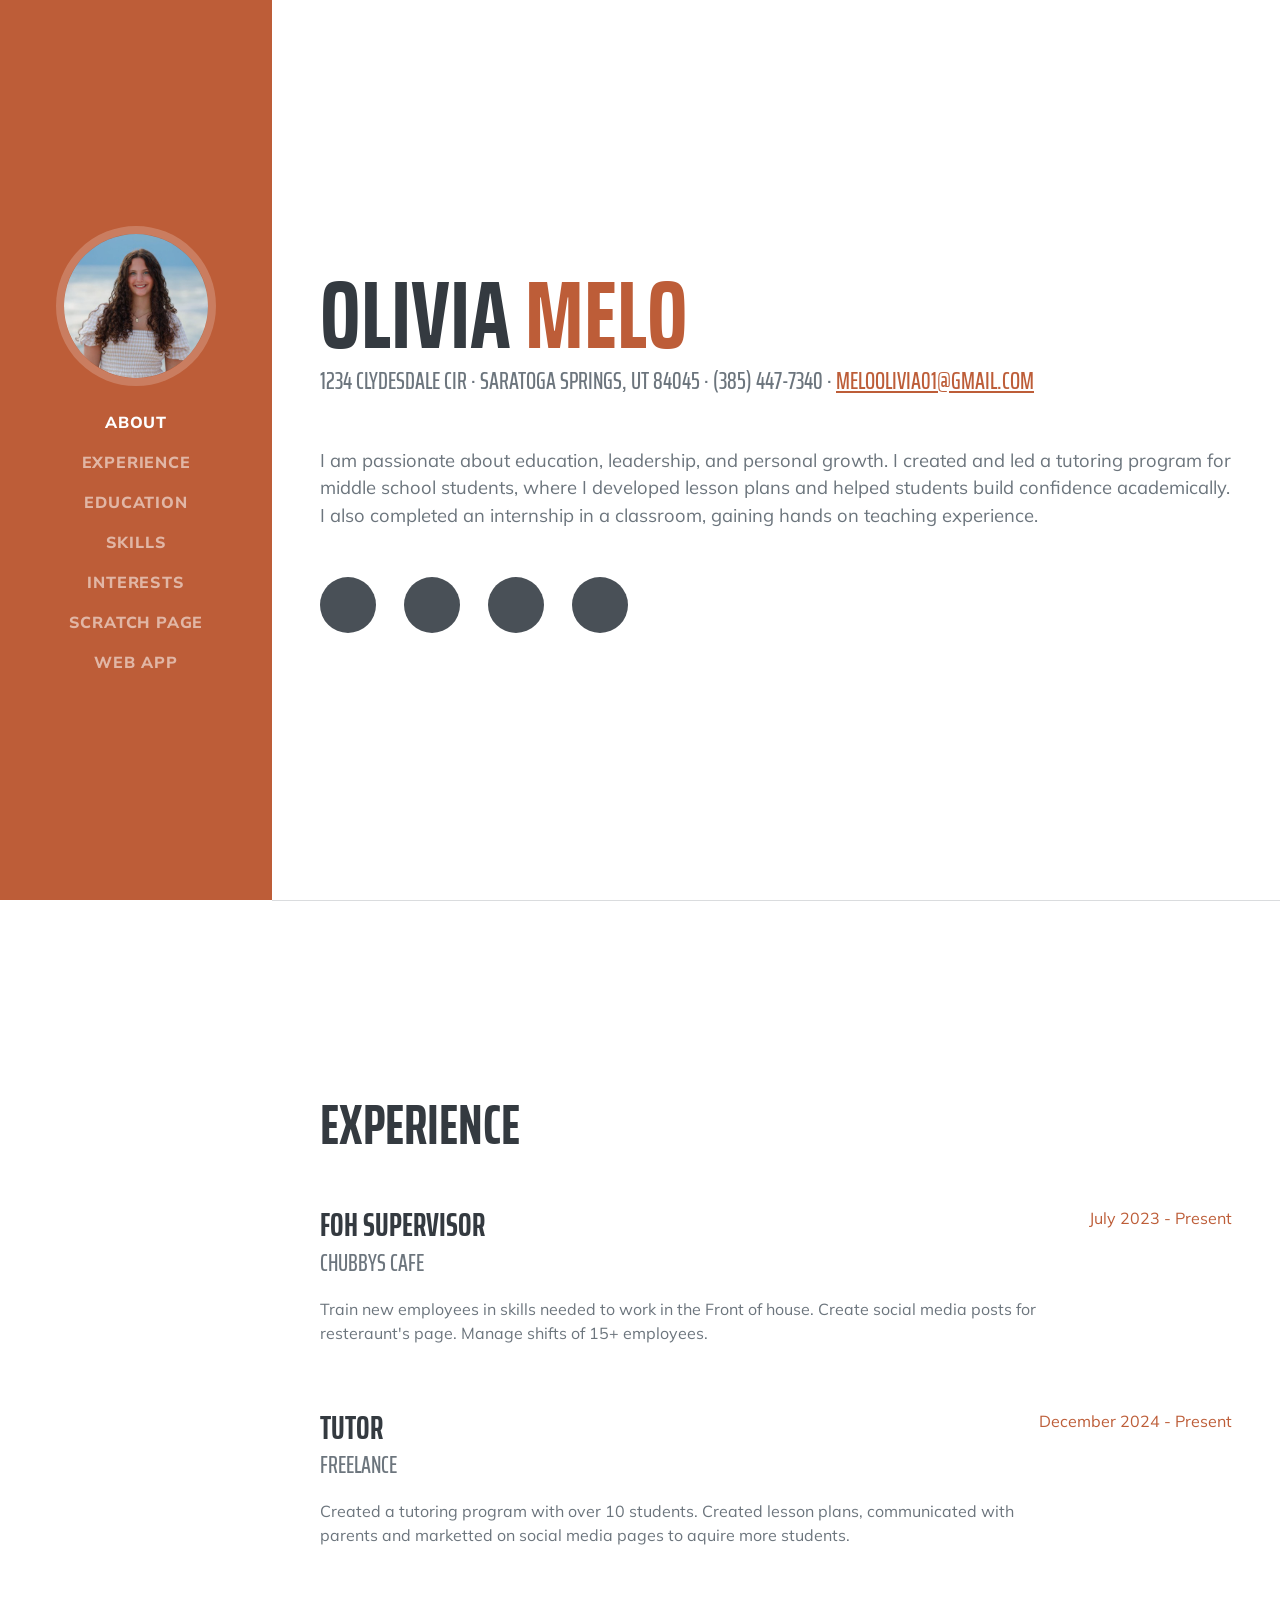
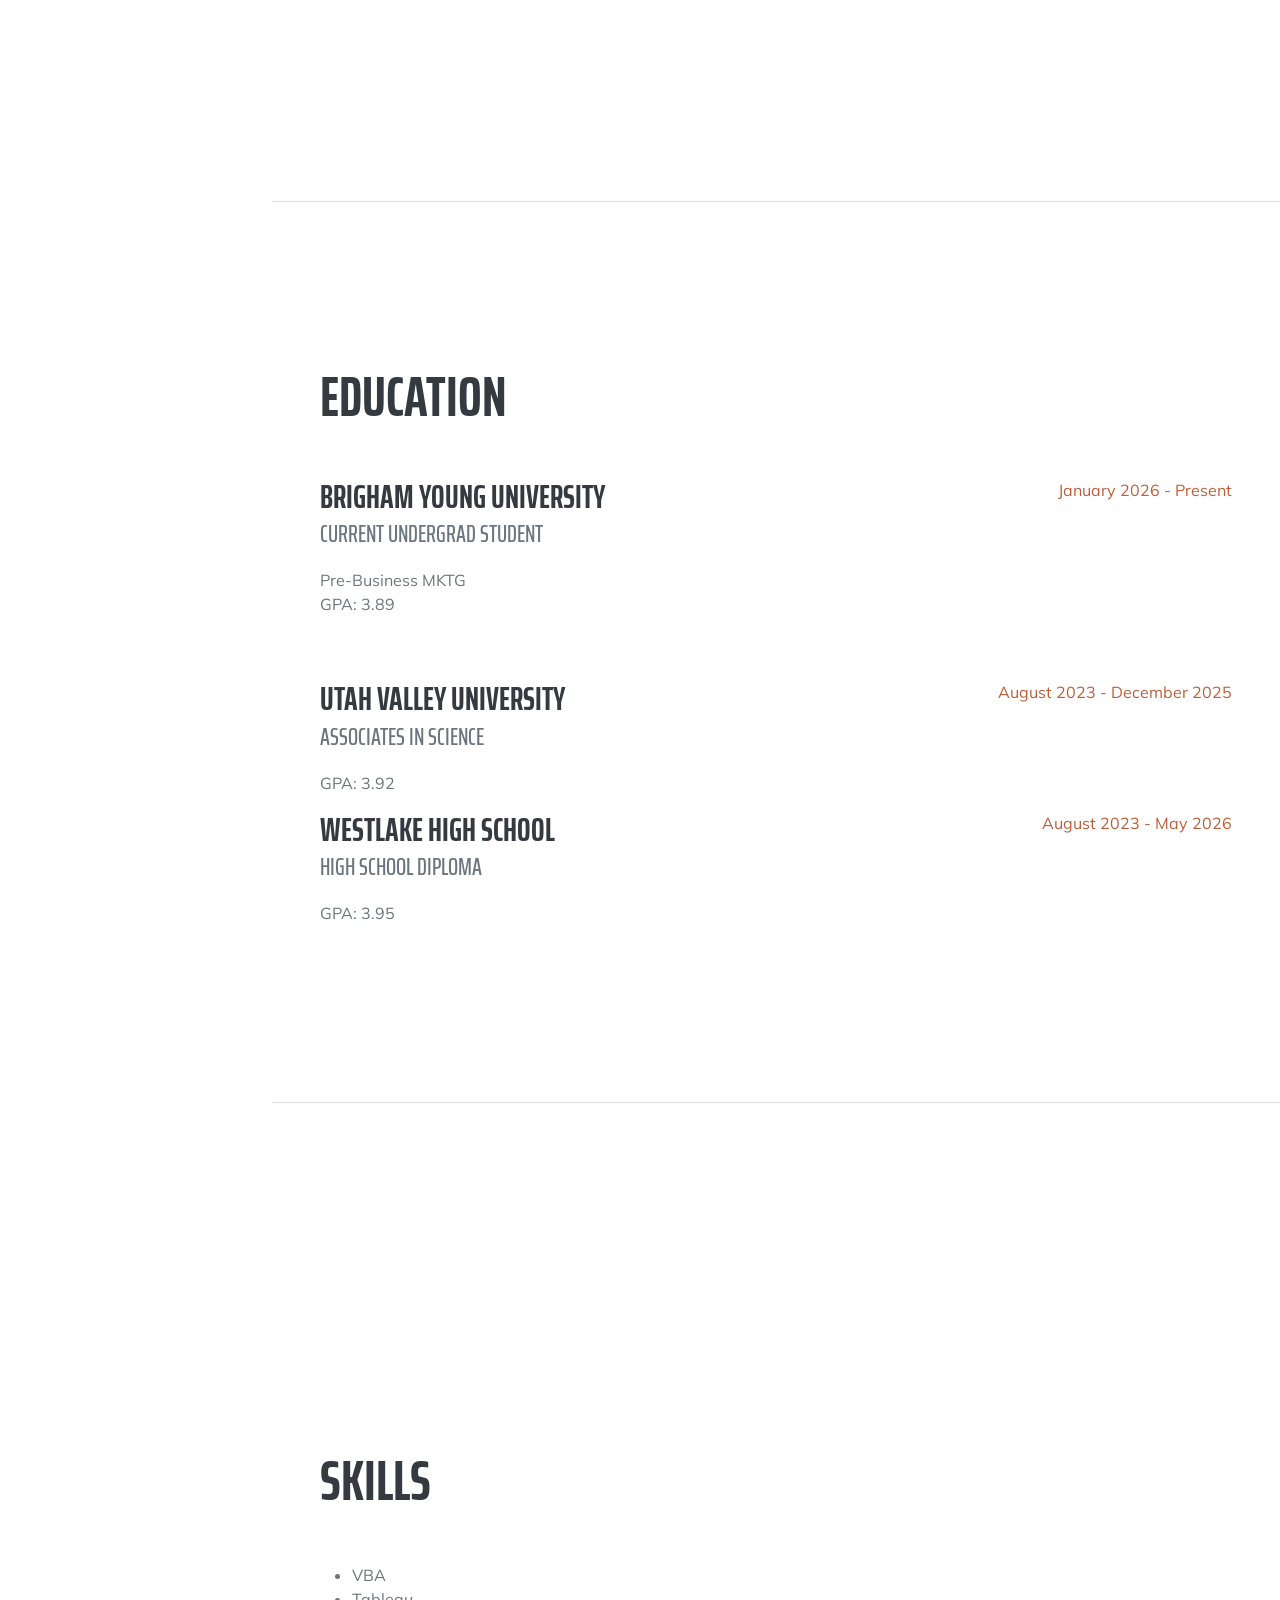
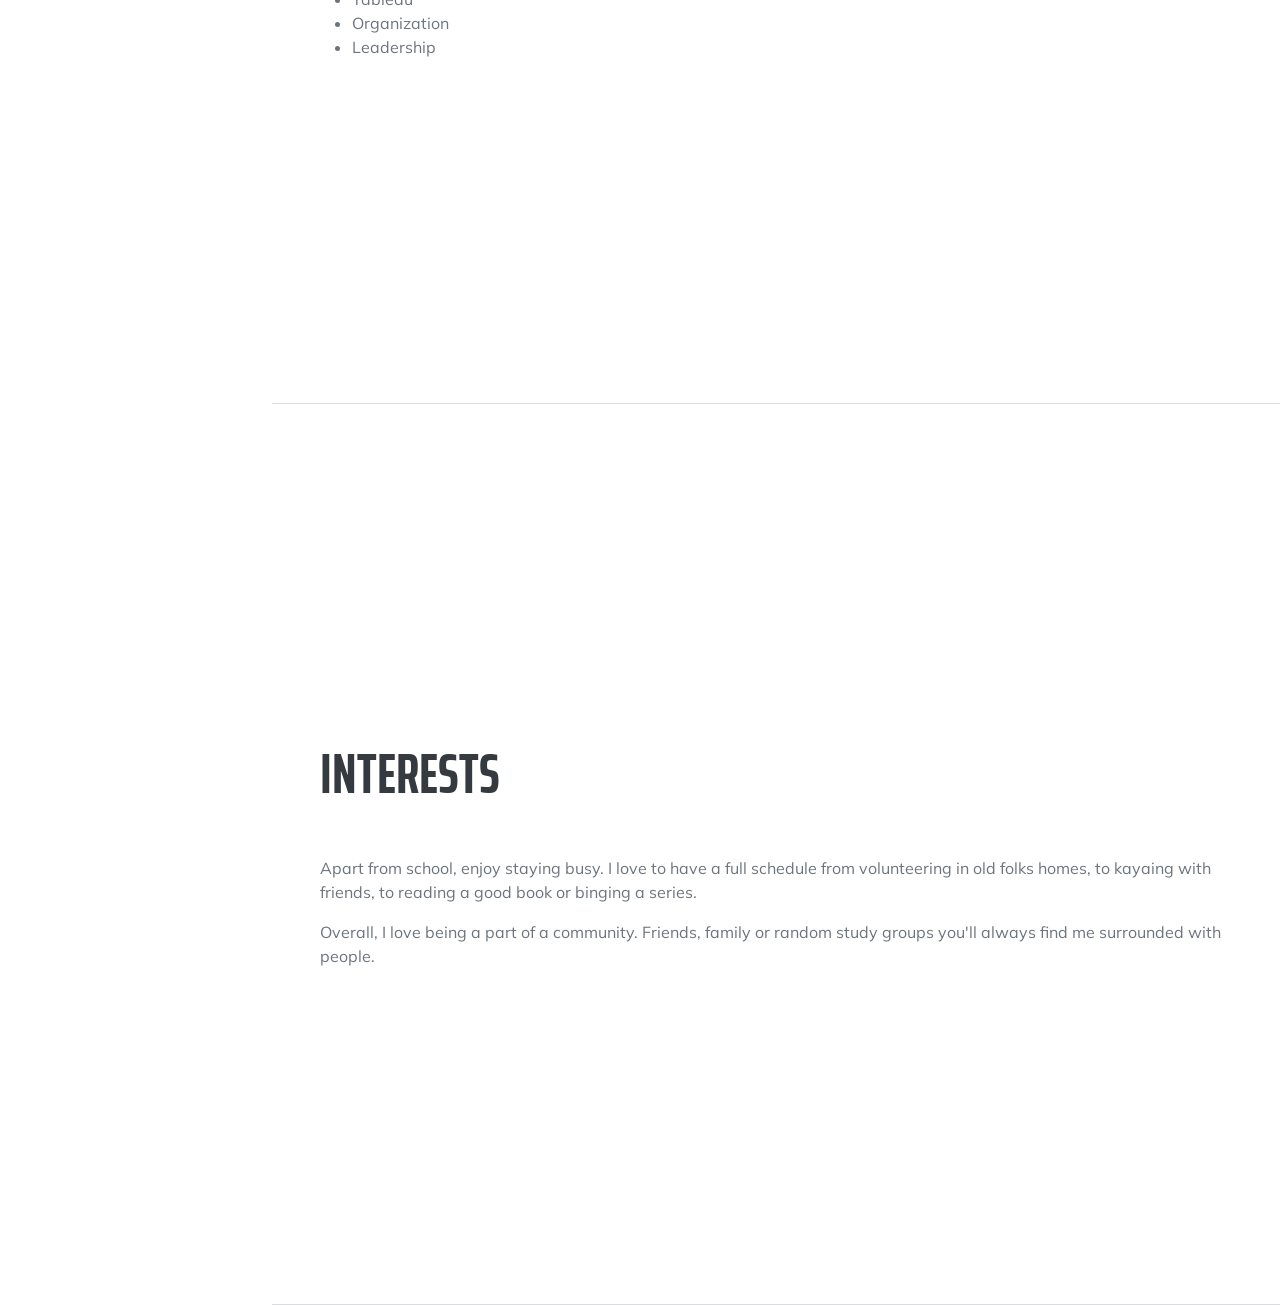
<file: index.html>
<!DOCTYPE html>
<html lang="en">
    <head>
        <meta charset="utf-8" />
        <meta name="viewport" content="width=device-width, initial-scale=1, shrink-to-fit=no" />
        <meta name="description" content="" />
        <meta name="author" content="" />
        <title>Resume - Olivia Melo</title>

        <!-- Font Awesome icons (free version)-->

        <!-- Google fonts-->
        <link href="https://fonts.googleapis.com/css?family=Saira+Extra+Condensed:500,700" rel="stylesheet" type="text/css" />
        <link href="https://fonts.googleapis.com/css?family=Muli:400,400i,800,800i" rel="stylesheet" type="text/css" />
        <!-- Core theme CSS (includes Bootstrap)-->
        <link href="css/styles.css" rel="stylesheet" />
    </head>
    <body id="page-top">
        <!-- Navigation-->
        <nav class="navbar navbar-expand-lg navbar-dark bg-primary fixed-top" id="sideNav">
            <a class="navbar-brand js-scroll-trigger" href="#page-top">
                <span class="d-block d-lg-none">Clarence Taylor</span>
                <span class="d-none d-lg-block"><img class="img-fluid img-profile rounded-circle mx-auto mb-2" src="assets/img/oliviamelo.jpg" alt="..." /></span>
            </a>
            <button class="navbar-toggler" type="button" data-bs-toggle="collapse" data-bs-target="#navbarResponsive" aria-controls="navbarResponsive" aria-expanded="false" aria-label="Toggle navigation"><span class="navbar-toggler-icon"></span></button>
            <div class="collapse navbar-collapse" id="navbarResponsive">
                <ul class="navbar-nav">
                    <li class="nav-item"><a class="nav-link js-scroll-trigger" href="#about">About</a></li>
                    <li class="nav-item"><a class="nav-link js-scroll-trigger" href="#experience">Experience</a></li>
                    <li class="nav-item"><a class="nav-link js-scroll-trigger" href="#education">Education</a></li>
                    <li class="nav-item"><a class="nav-link js-scroll-trigger" href="#skills">Skills</a></li>
                    <li class="nav-item"><a class="nav-link js-scroll-trigger" href="#interests">Interests</a></li>
                    <li class="nav-item"> <a class="nav-link" href="scratch.html">Scratch Page</a></li>
                    <li class="nav-item"><a class="nav-link" href="app.html">Web App</a></li>
                </ul>
            </div>
        </nav>
        <!-- Page Content-->
        <div class="container-fluid p-0">
            <!-- About-->
            <section class="resume-section" id="about">
                <div class="resume-section-content">
                    <h1 class="mb-0">
                        Olivia
                        <span class="text-primary">Melo</span>
                    </h1>
                    <div class="subheading mb-5">
                        1234 Clydesdale Cir · Saratoga Springs, UT 84045 · (385) 447-7340 ·
                        <a href="mailto:name@email.com">meloolivia01@gmail.com</a>
                    </div>
                    <p class="lead mb-5">I am passionate about education, leadership, and personal growth. I created and led a tutoring program for middle school students, where I developed lesson plans and helped students build confidence academically. I also completed an internship in a classroom, gaining hands on teaching experience.</p>
                    <div class="social-icons">
                        <a class="social-icon" href="#!"><i class="fab fa-linkedin-in"></i></a>
                        <a class="social-icon" href="#!"><i class="fab fa-github"></i></a>
                        <a class="social-icon" href="#!"><i class="fab fa-twitter"></i></a>
                        <a class="social-icon" href="#!"><i class="fab fa-facebook-f"></i></a>
                    </div>
                </div>
            </section>
            <hr class="m-0" />
            <!-- Experience-->
            <section class="resume-section" id="experience">
                <div class="resume-section-content">
                    <h2 class="mb-5">Experience</h2>
                    <div class="d-flex flex-column flex-md-row justify-content-between mb-5">
                        <div class="flex-grow-1">
                            <h3 class="mb-0">FOH Supervisor</h3>
                            <div class="subheading mb-3">Chubbys Cafe</div>
                            <p>Train new employees in skills needed to work in the Front of house. Create social media posts for resteraunt's page. Manage shifts of 15+ employees.</p>
                        </div>
                        <div class="flex-shrink-0"><span class="text-primary">July 2023 - Present</span></div>
                    </div>
                    <div class="d-flex flex-column flex-md-row justify-content-between mb-5">
                        <div class="flex-grow-1">
                            <h3 class="mb-0">Tutor</h3>
                            <div class="subheading mb-3">Freelance</div>
                            <p>Created a tutoring program with over 10 students. Created lesson plans, communicated with parents and marketted on social media pages to aquire more students.</p>
                        </div>
                        <div class="flex-shrink-0"><span class="text-primary">December 2024 - Present</span></div>
                    </div>
                </div>
            </section>
            <hr class="m-0" />
            <!-- Education-->
            <section class="resume-section" id="education">
                <div class="resume-section-content">
                    <h2 class="mb-5">Education</h2>
                    <div class="d-flex flex-column flex-md-row justify-content-between mb-5">
                        <div class="flex-grow-1">
                            <h3 class="mb-0">Brigham Young University</h3>
                            <div class="subheading mb-3">Current Undergrad Student</div>
                            <div> Pre-Business MKTG</div>
                            <p>GPA: 3.89</p>
                        </div>
                        <div class="flex-shrink-0"><span class="text-primary">January 2026 - Present</span></div>
                    </div>
                    <div class="d-flex flex-column flex-md-row justify-content-between">
                        <div class="flex-grow-1">
                            <h3 class="mb-0">Utah Valley University</h3>
                            <div class="subheading mb-3">Associates in Science</div>
                            <p>GPA: 3.92</p>
                        </div>
                        <div class="flex-shrink-0"><span class="text-primary">August 2023 - December 2025</span></div>
                    </div>
                    <div class="d-flex flex-column flex-md-row justify-content-between">
                        <div class="flex-grow-1">
                            <h3 class="mb-0">Westlake High School</h3>
                            <div class="subheading mb-3">High School Diploma</div>
                            <p>GPA: 3.95</p>
                        </div>
                        <div class="flex-shrink-0"><span class="text-primary">August 2023 - May 2026</span></div>
                    </div>
                </div>
            </section>
            <hr class="m-0" />
            <!-- Skills-->
            <section class="resume-section" id="skills">
                <div class="resume-section-content">
                    <h2 class="mb-5">Skills</h2>

                    <ul class="fa-ul mb-0">
                        <li>
                            <span class="fa-li"><i class="fas fa-check"></i></span>
                            VBA
                        </li>
                        <li>
                            <span class="fa-li"><i class="fas fa-check"></i></span>
                            Tableau
                        </li>
                        <li>
                            <span class="fa-li"><i class="fas fa-check"></i></span>
                            Organization
                        </li>
                        <li>
                            <span class="fa-li"><i class="fas fa-check"></i></span>
                            Leadership
                        </li>
                    </ul>
                </div>
            </section>
            <hr class="m-0" />
            <!-- Interests-->
            <section class="resume-section" id="interests">
                <div class="resume-section-content">
                    <h2 class="mb-5">Interests</h2>
                    <p>Apart from school, enjoy staying busy. I love to have a full schedule from volunteering in old folks homes, to kayaing with friends, to reading a good book or binging a series.</p>
                    <p class="mb-0">Overall, I love being a part of a community. Friends, family or random study groups you'll always find me surrounded with people.</p>
                </div>
            </section>
            <hr class="m-0" />
        <!-- Bootstrap core JS-->
        <script src="https://cdn.jsdelivr.net/npm/bootstrap@5.2.3/dist/js/bootstrap.bundle.min.js"></script>
        <!-- Core theme JS-->
        <script src="js/scripts.js"></script>
    </body>
</html>
</file>
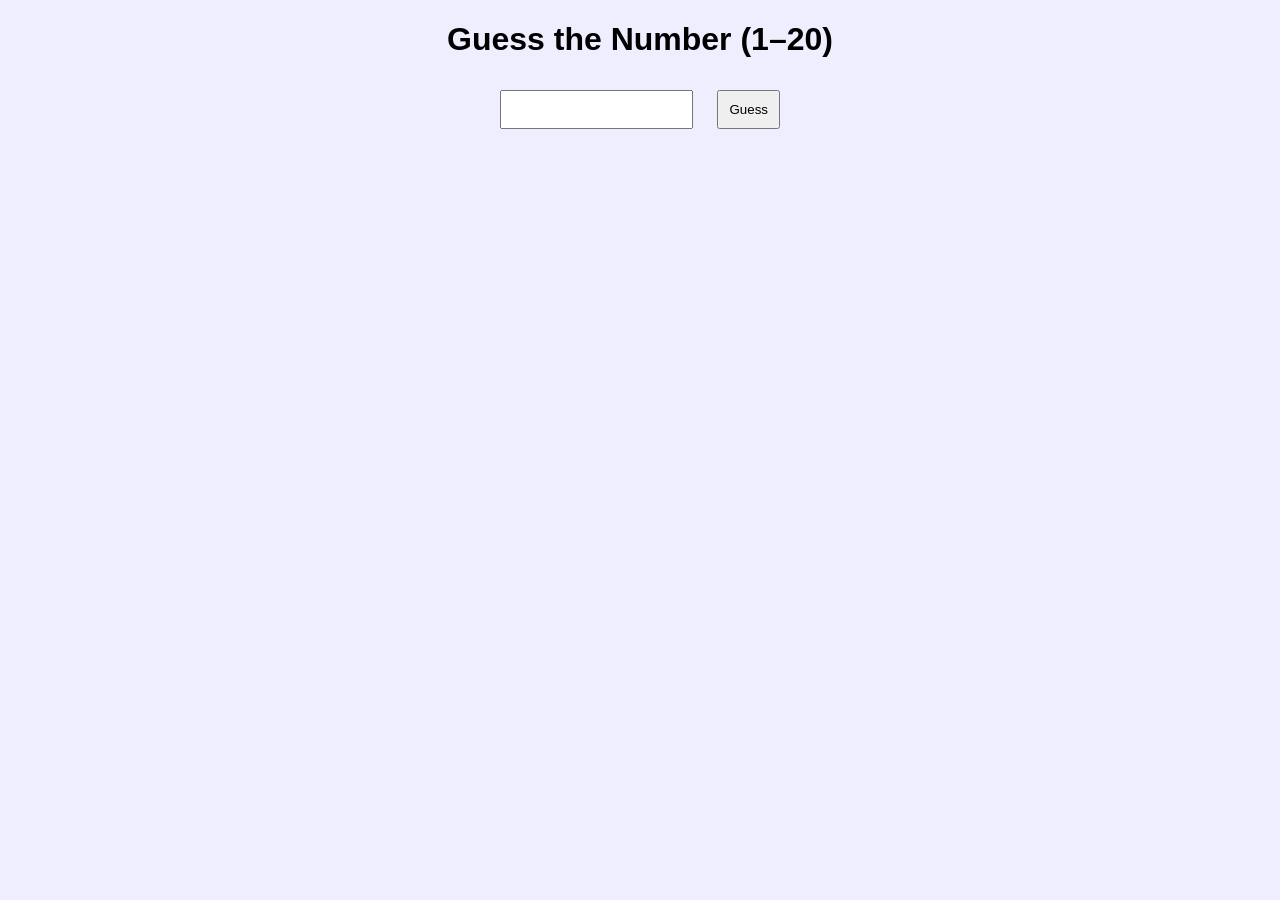
<file: app.html>
<!DOCTYPE html>
<html>
<head>
  <title>Guessing Game</title>
  <style>
    body {
      text-align: center;
      font-family: Arial;
      background-color: #eef;
    }
    input, button {
      padding: 10px;
      margin: 10px;
    }
  </style>
</head>

<body>

<h1>Guess the Number (1–20)</h1>

<input id="guess" type="number">
<button onclick="check()">Guess</button>

<p id="result"></p>

<script>
let number = Math.floor(Math.random() * 20) + 1;

function check() {
  let guess = document.getElementById("guess").value;

  if (guess == number) {
    document.getElementById("result").innerText = "🎉 Correct!";
  } else if (guess > number) {
    document.getElementById("result").innerText = "Too high!";
  } else {
    document.getElementById("result").innerText = "Too low!";
  }
}
</script>

</body>
</html>
</file>
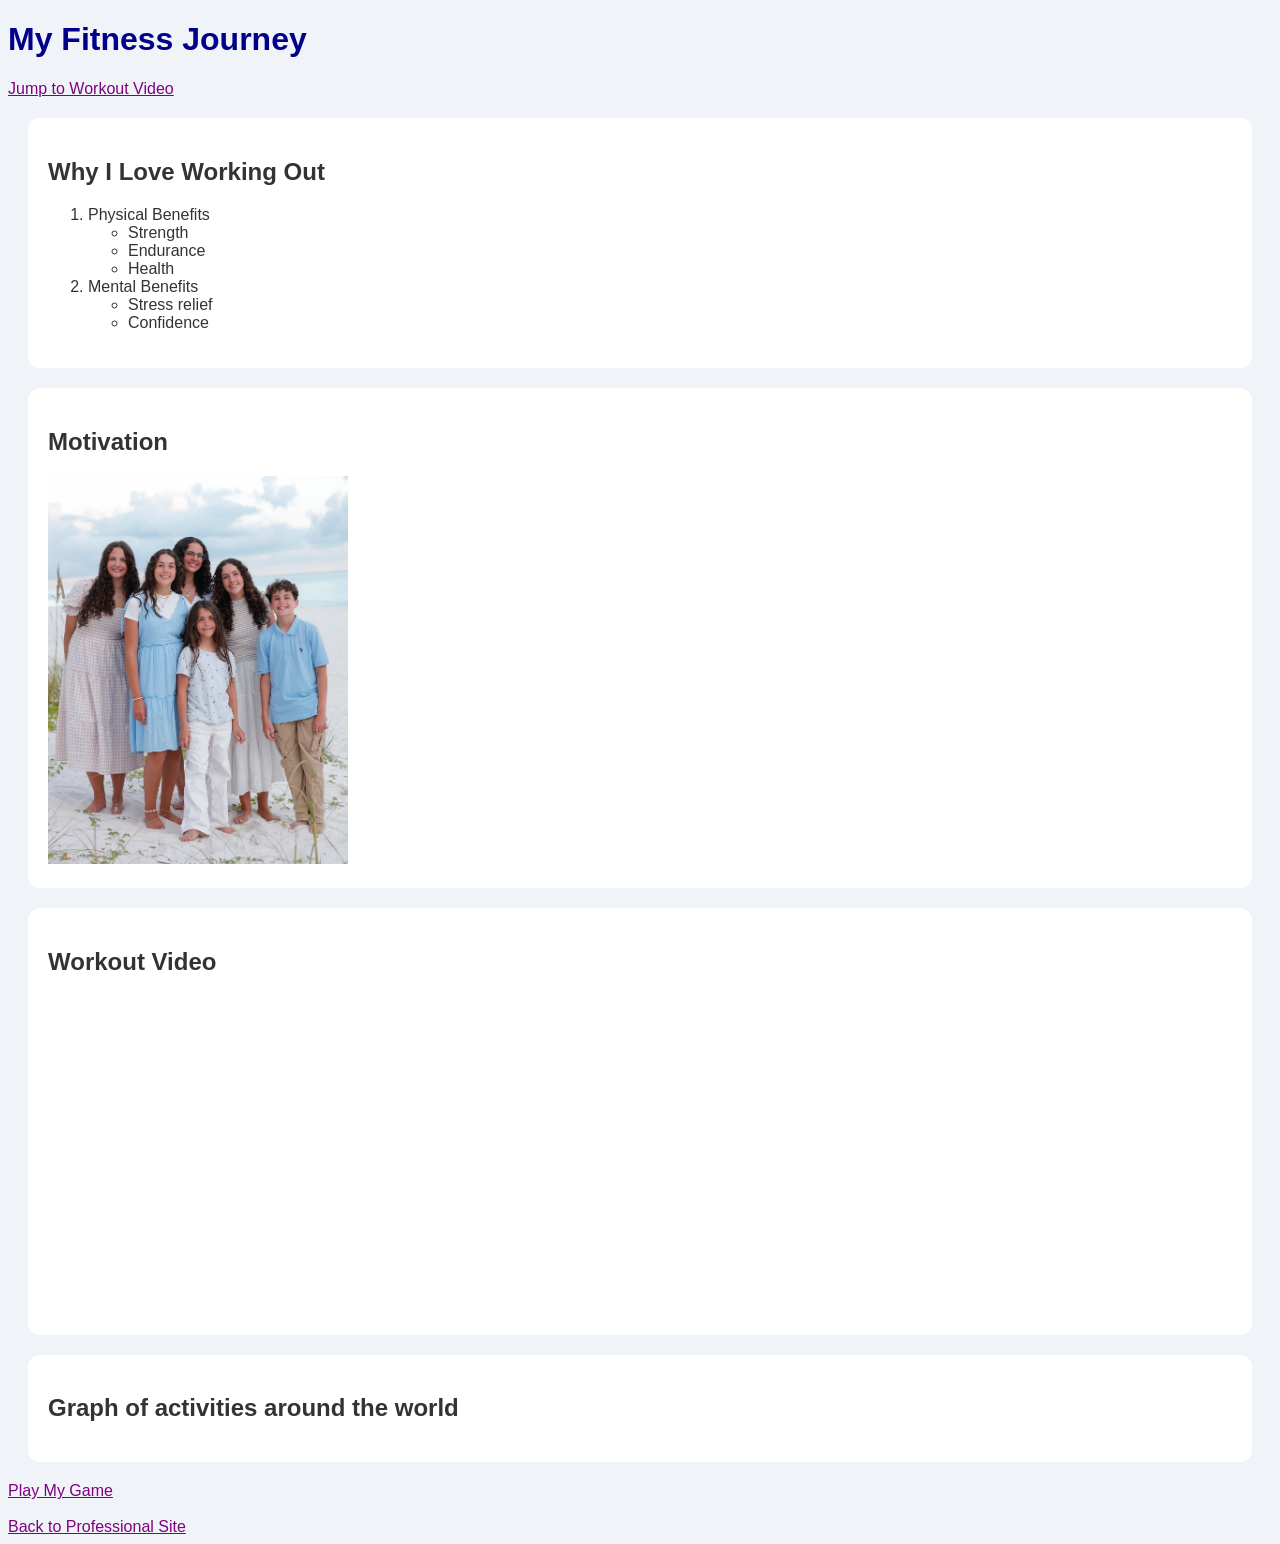
<file: scratch.html>
<!DOCTYPE html>
<html>
<head>
  <title>My Fitness Journey</title>
  <link rel="stylesheet" href="styles2.css">
</head>

<body>

<h1 id="top">My Fitness Journey</h1>

<a href="#video">Jump to Workout Video</a>

<div class="box">
  <h2>Why I Love Working Out</h2>

  <ol>
    <li>Physical Benefits
      <ul>
        <li>Strength</li>
        <li>Endurance</li>
        <li>Health</li>
      </ul>
    </li>
    <li>Mental Benefits
      <ul>
        <li>Stress relief</li>
        <li>Confidence</li>
      </ul>
    </li>
  </ol>
</div>

<div class="box">
  <h2>Motivation</h2>
  <img src="Fam.JPG" width="300">
</div>

<div class="box" id="video">
  <h2>Workout Video</h2>
<iframe width="560" height="315" src="https://www.youtube.com/embed/UItWltVZZmE?si=mAMqv--HcMrJ3x-b" title="YouTube video player" frameborder="0" allow="accelerometer; autoplay; clipboard-write; encrypted-media; gyroscope; picture-in-picture; web-share" referrerpolicy="strict-origin-when-cross-origin" allowfullscreen></iframe>
</div>

<div class="box">
  <h2>Graph of activities around the world</h2>
  <div class='tableauPlaceholder' id='viz1776833904393' style='position: relative'><noscript><a href='#'><img alt='NYActDash ' src='https:&#47;&#47;public.tableau.com&#47;static&#47;images&#47;XH&#47;XHSHCY8TW&#47;1_rss.png' style='border: none' /></a></noscript><object class='tableauViz'  style='display:none;'><param name='host_url' value='https%3A%2F%2Fpublic.tableau.com%2F' /> <param name='embed_code_version' value='3' /> <param name='path' value='shared&#47;XHSHCY8TW' /> <param name='toolbar' value='yes' /><param name='static_image' value='https:&#47;&#47;public.tableau.com&#47;static&#47;images&#47;XH&#47;XHSHCY8TW&#47;1.png' /> <param name='animate_transition' value='yes' /><param name='display_static_image' value='yes' /><param name='display_spinner' value='yes' /><param name='display_overlay' value='yes' /><param name='display_count' value='yes' /><param name='language' value='en-US' /></object></div>                <script type='text/javascript'>                    var divElement = document.getElementById('viz1776833904393');                    var vizElement = divElement.getElementsByTagName('object')[0];                    vizElement.style.width='100%';vizElement.style.height=(divElement.offsetWidth*0.75)+'px';                    var scriptElement = document.createElement('script');                    scriptElement.src = 'https://public.tableau.com/javascripts/api/viz_v1.js';                    vizElement.parentNode.insertBefore(scriptElement, vizElement);                </script>
</div>

<a href="app.html">Play My Game</a>
<br><br>
<a href="index.html">Back to Professional Site</a>

</body>
</html>
</file>
<file: styles2.css>
body {
  background-color: #f0f4f8;
  font-family: Arial, sans-serif;
  color: #333;
}

h1 {
  color: darkblue;
}

.box {
  background-color: white;
  padding: 20px;
  margin: 20px;
  border-radius: 12px;
}

a {
  color: purple;
}
</file>
